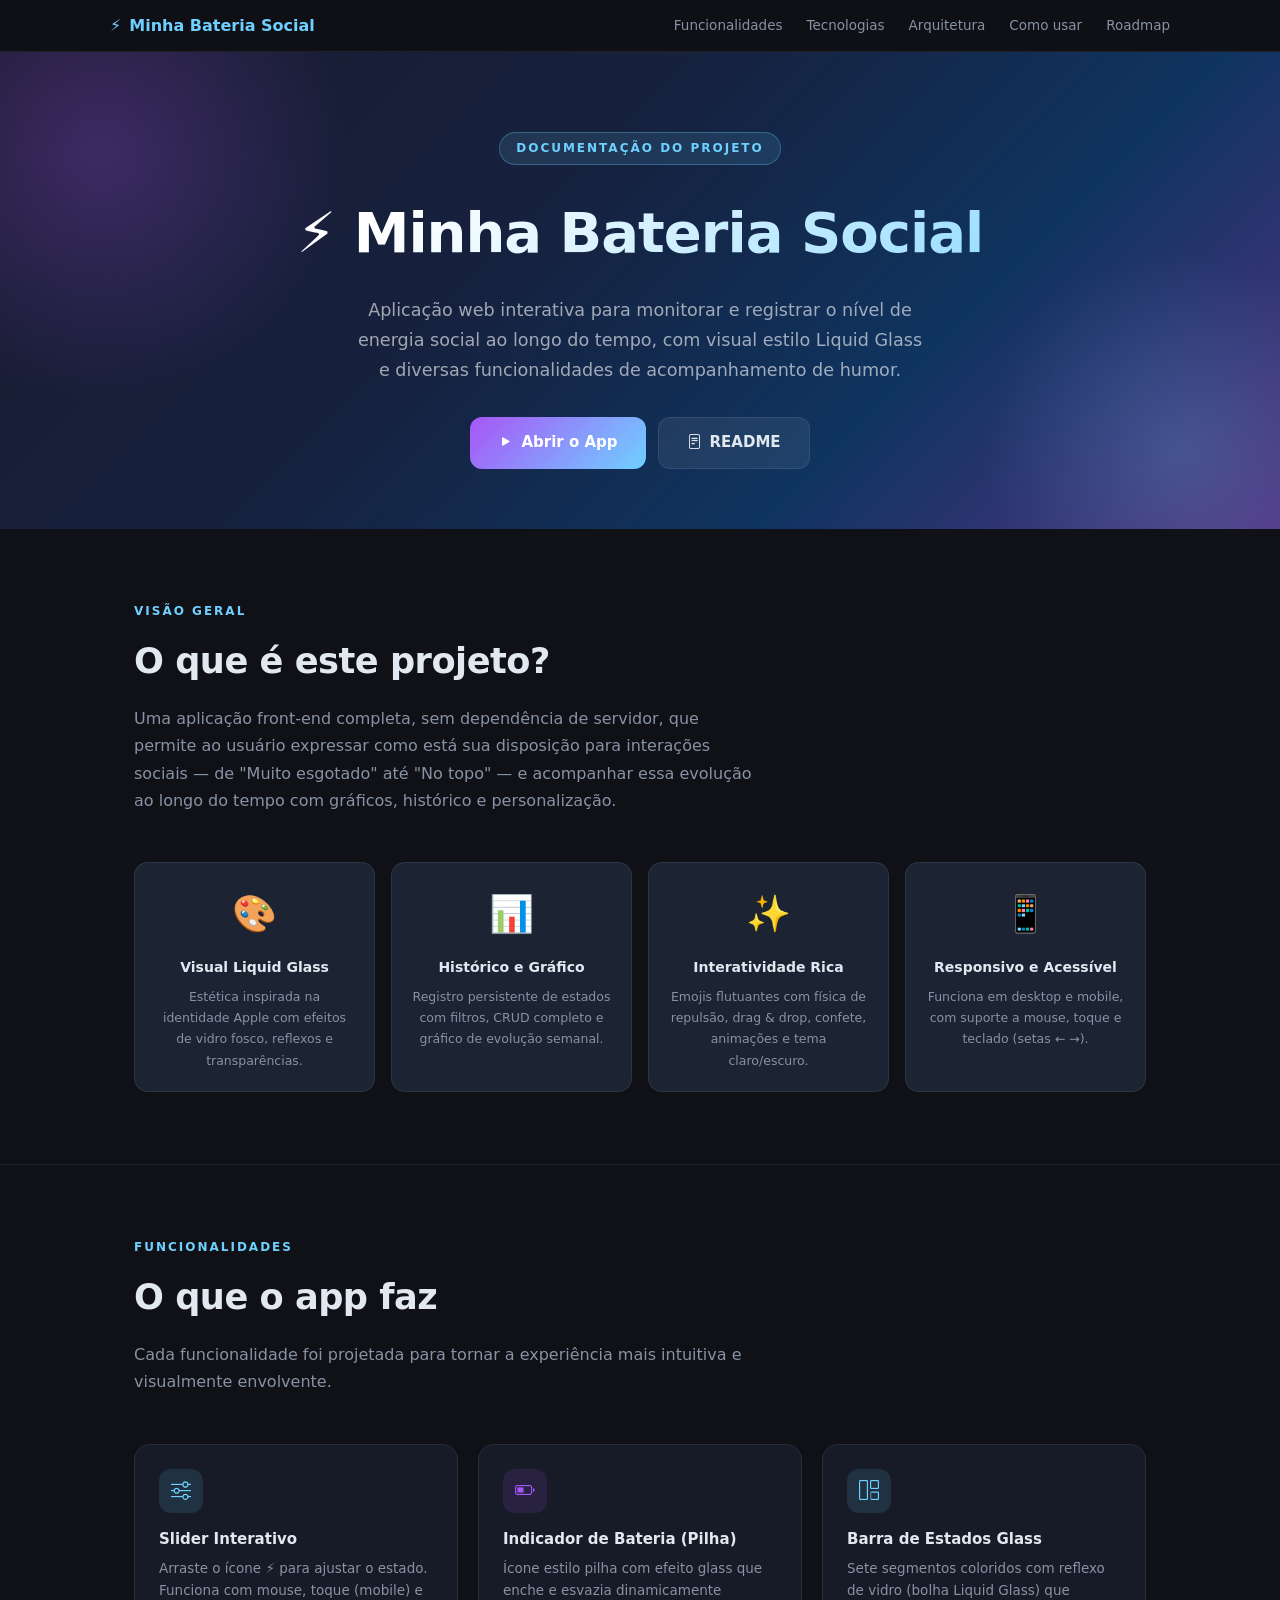
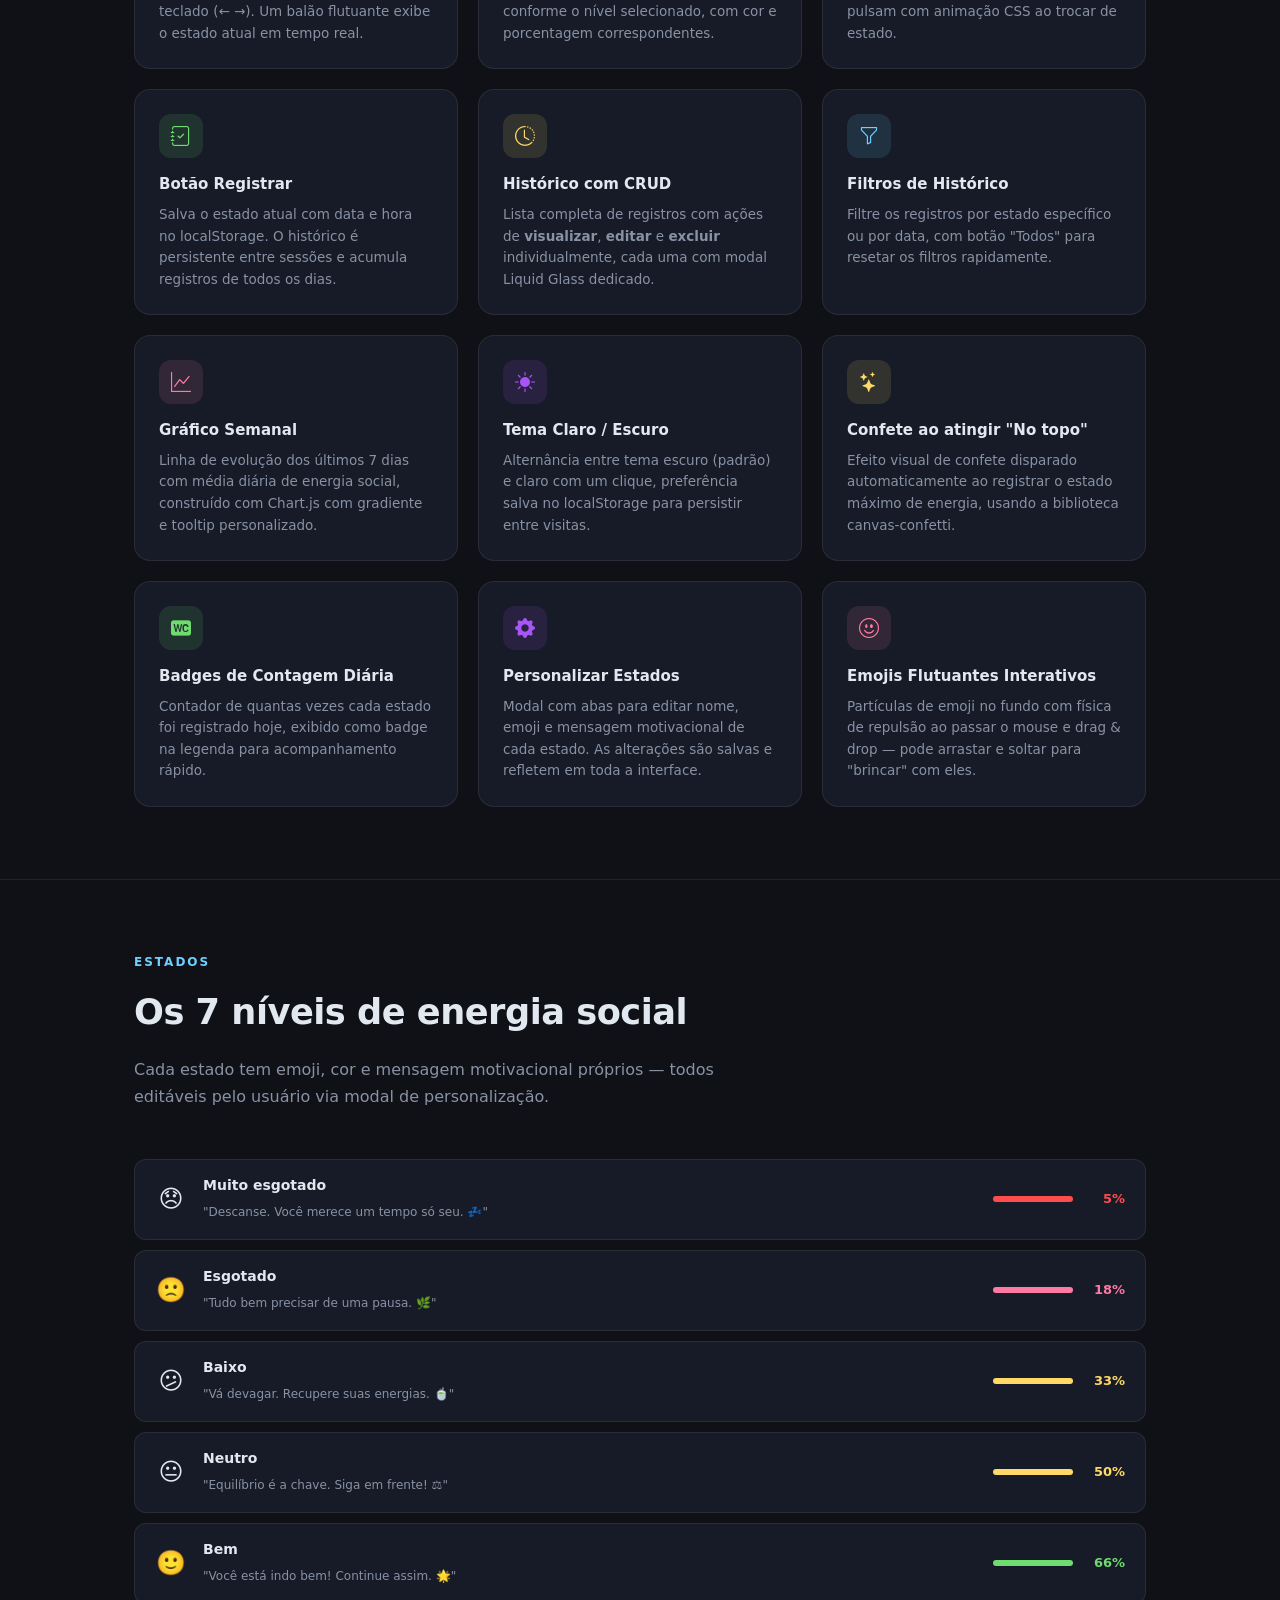
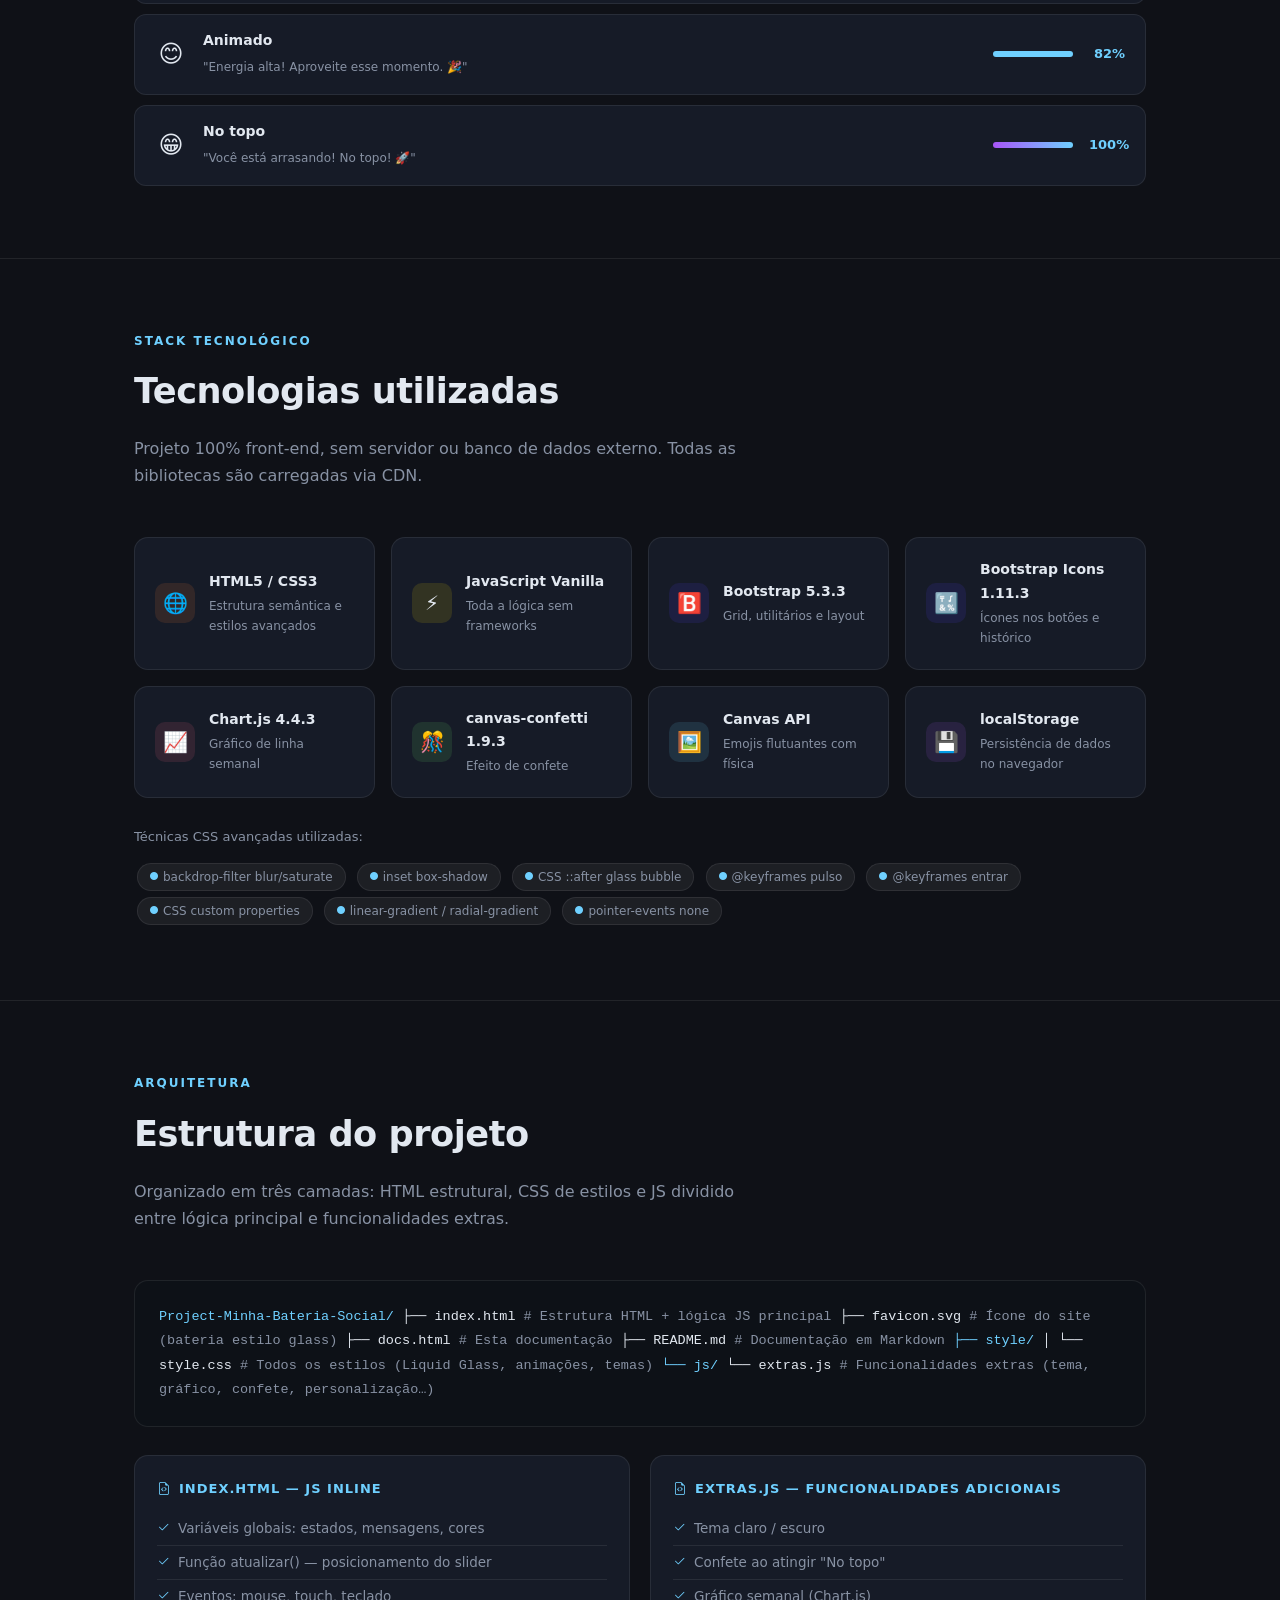
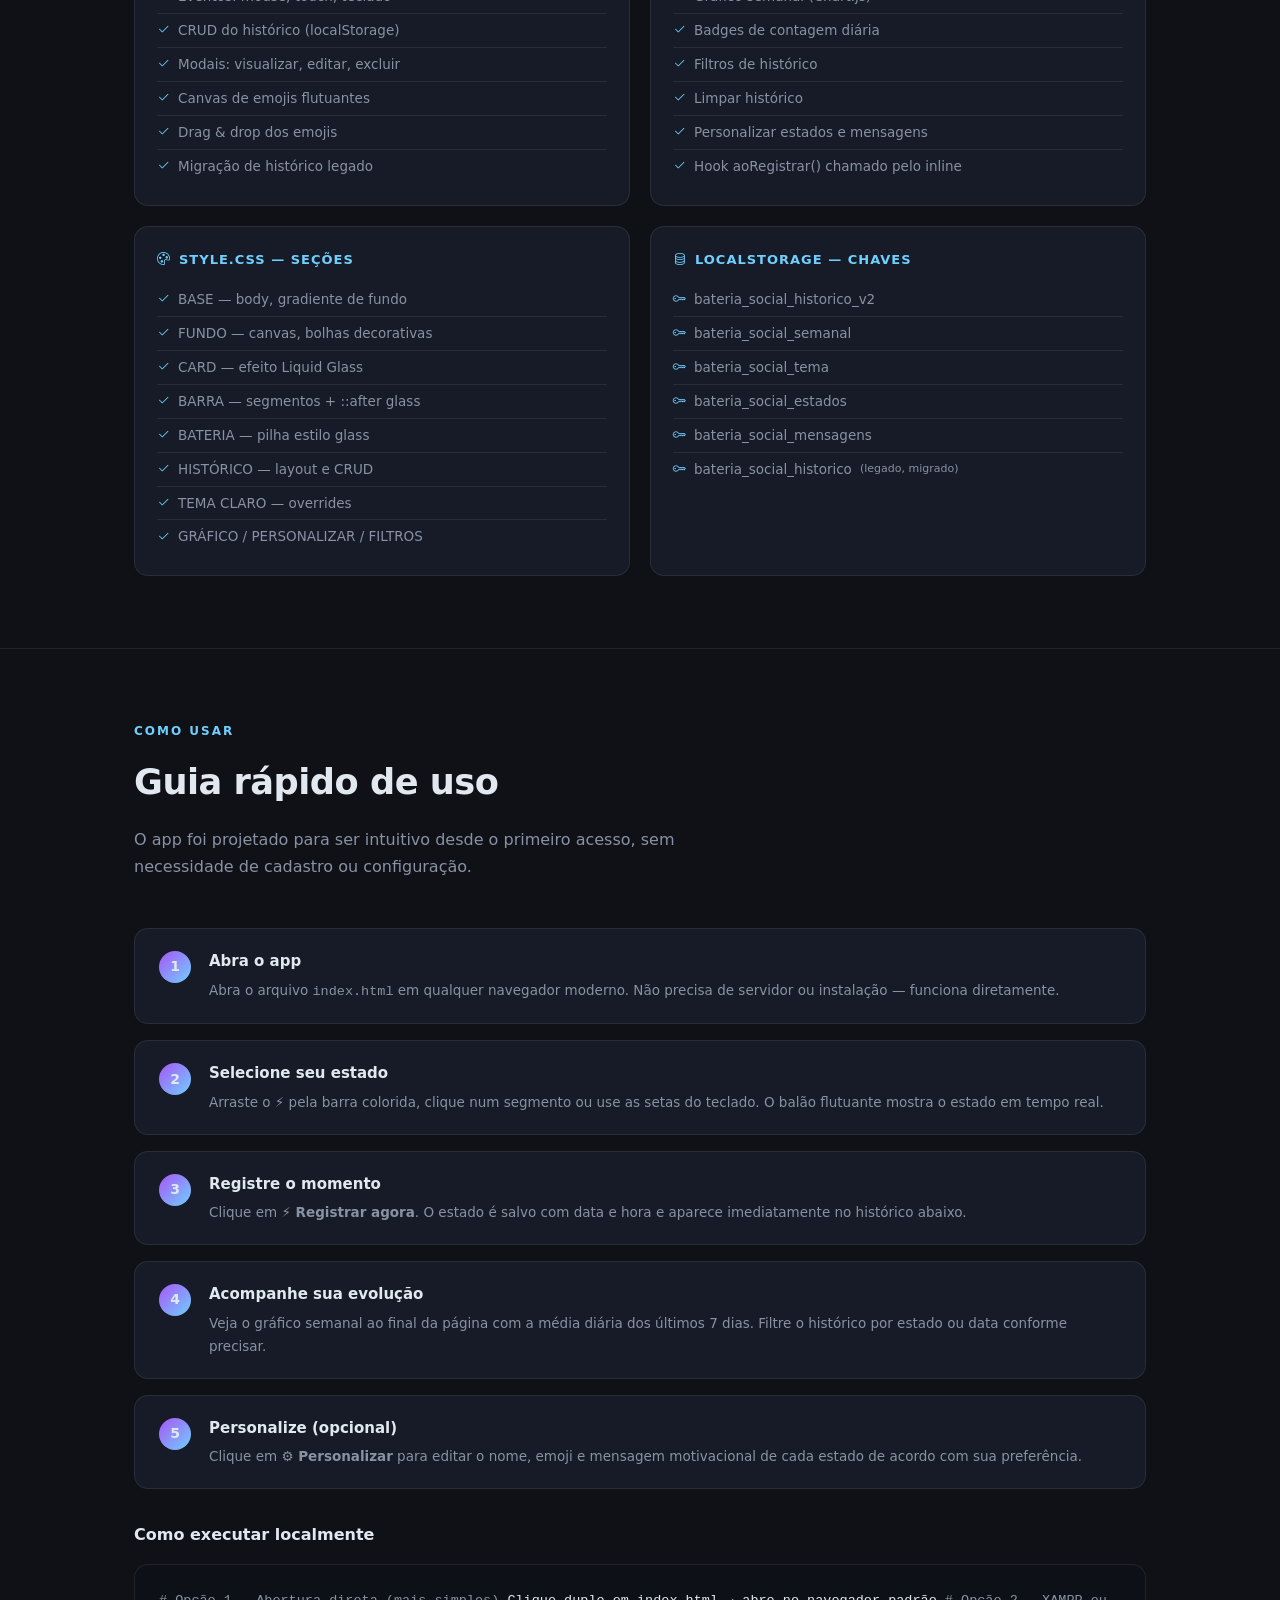
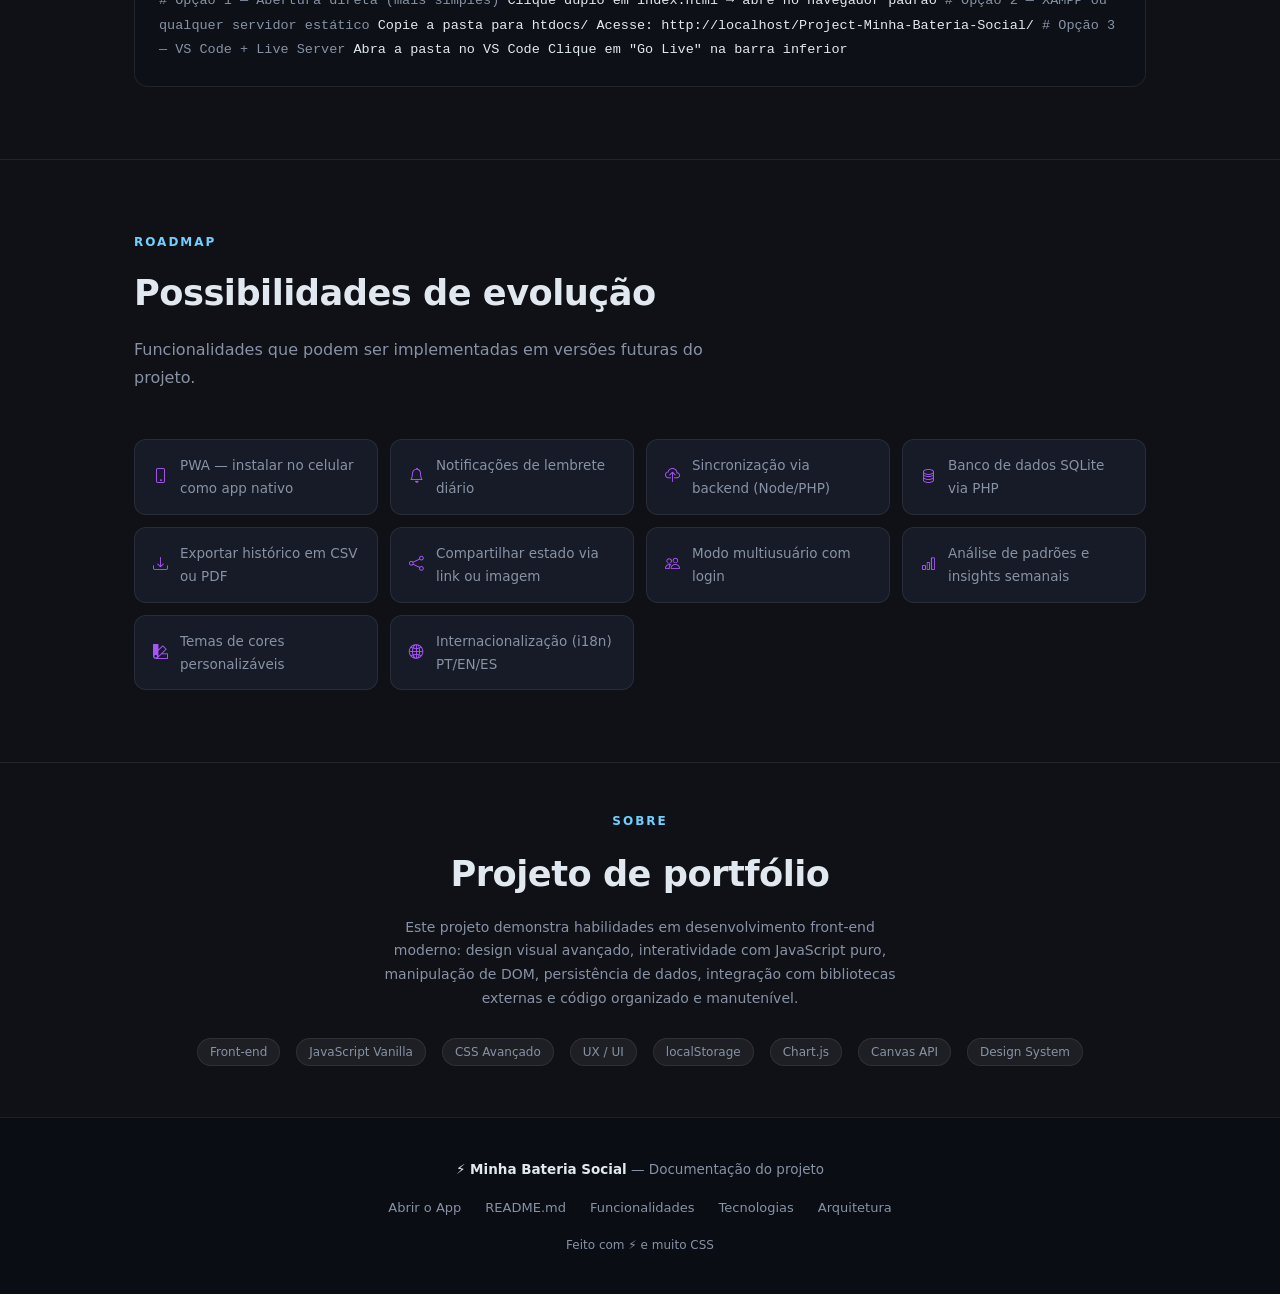
<file: docs.html>
<!DOCTYPE html>
<html lang="pt-BR">
<head>
<meta charset="UTF-8">
<meta name="viewport" content="width=device-width, initial-scale=1">
<title>Documentação — Minha Bateria Social</title>
<link rel="icon" type="image/svg+xml" href="favicon.svg">
<link href="https://cdn.jsdelivr.net/npm/bootstrap-icons@1.11.3/font/bootstrap-icons.min.css" rel="stylesheet">
<style>
  :root {
    --bg: #0f1117;
    --card: #161b27;
    --card2: #1c2333;
    --border: rgba(255,255,255,0.08);
    --accent: #6fd0ff;
    --accent2: #a855f7;
    --accent3: #6fdc6f;
    --text: #e2e8f0;
    --muted: #8892a4;
    --warning: #ffd966;
  }

  * { box-sizing: border-box; margin: 0; padding: 0; }

  body {
    background: var(--bg);
    color: var(--text);
    font-family: 'Segoe UI', system-ui, -apple-system, sans-serif;
    line-height: 1.7;
  }

  /* ── HERO ── */
  .hero {
    background: linear-gradient(135deg, #1a1a2e 0%, #16213e 40%, #0f3460 70%, #533483 100%);
    padding: 80px 24px 60px;
    text-align: center;
    position: relative;
    overflow: hidden;
  }
  .hero::before {
    content: "";
    position: absolute;
    width: 500px; height: 500px;
    background: radial-gradient(circle, rgba(168,85,247,0.25), transparent 70%);
    top: -150px; left: -150px;
    border-radius: 50%;
  }
  .hero::after {
    content: "";
    position: absolute;
    width: 400px; height: 400px;
    background: radial-gradient(circle, rgba(111,208,255,0.2), transparent 70%);
    bottom: -120px; right: -100px;
    border-radius: 50%;
  }
  .hero-badge {
    display: inline-block;
    background: rgba(111,208,255,0.12);
    border: 1px solid rgba(111,208,255,0.3);
    color: var(--accent);
    font-size: 12px;
    font-weight: 600;
    letter-spacing: 2px;
    text-transform: uppercase;
    padding: 5px 16px;
    border-radius: 100px;
    margin-bottom: 20px;
  }
  .hero h1 {
    font-size: clamp(2rem, 5vw, 3.5rem);
    font-weight: 800;
    letter-spacing: -1px;
    margin-bottom: 16px;
    background: linear-gradient(135deg, #fff 30%, var(--accent));
    -webkit-background-clip: text;
    -webkit-text-fill-color: transparent;
    background-clip: text;
    position: relative;
    z-index: 1;
  }
  .hero p {
    font-size: 1.1rem;
    color: rgba(255,255,255,0.6);
    max-width: 580px;
    margin: 0 auto 32px;
    position: relative;
    z-index: 1;
  }
  .hero-actions {
    display: flex;
    gap: 12px;
    justify-content: center;
    flex-wrap: wrap;
    position: relative;
    z-index: 1;
  }
  .btn-primary-hero {
    background: linear-gradient(135deg, var(--accent2), var(--accent));
    color: #fff;
    border: none;
    padding: 12px 28px;
    border-radius: 12px;
    font-size: 15px;
    font-weight: 600;
    cursor: pointer;
    text-decoration: none;
    display: inline-flex;
    align-items: center;
    gap: 8px;
    transition: opacity .2s, transform .2s;
  }
  .btn-primary-hero:hover { opacity: .88; transform: translateY(-2px); color: #fff; }
  .btn-ghost {
    background: rgba(255,255,255,0.07);
    color: var(--text);
    border: 1px solid var(--border);
    padding: 12px 28px;
    border-radius: 12px;
    font-size: 15px;
    font-weight: 600;
    cursor: pointer;
    text-decoration: none;
    display: inline-flex;
    align-items: center;
    gap: 8px;
    transition: background .2s, transform .2s;
  }
  .btn-ghost:hover { background: rgba(255,255,255,0.12); transform: translateY(-2px); color: var(--text); }

  /* ── LAYOUT ── */
  .container { max-width: 1060px; margin: 0 auto; padding: 0 24px; }
  .section { padding: 72px 0; }
  .section-sm { padding: 48px 0; }
  .section + .section { border-top: 1px solid var(--border); }

  .section-label {
    font-size: 12px;
    font-weight: 700;
    letter-spacing: 2px;
    text-transform: uppercase;
    color: var(--accent);
    margin-bottom: 10px;
  }
  .section-title {
    font-size: clamp(1.6rem, 3vw, 2.2rem);
    font-weight: 800;
    letter-spacing: -0.5px;
    margin-bottom: 14px;
  }
  .section-desc {
    color: var(--muted);
    font-size: 1rem;
    max-width: 620px;
    margin-bottom: 48px;
  }

  /* ── CARDS DE FEATURE ── */
  .features-grid {
    display: grid;
    grid-template-columns: repeat(auto-fill, minmax(280px, 1fr));
    gap: 20px;
  }
  .feature-card {
    background: var(--card);
    border: 1px solid var(--border);
    border-radius: 16px;
    padding: 24px;
    transition: border-color .2s, transform .2s;
  }
  .feature-card:hover { border-color: rgba(111,208,255,0.25); transform: translateY(-3px); }
  .feature-icon {
    width: 44px; height: 44px;
    border-radius: 12px;
    display: flex; align-items: center; justify-content: center;
    font-size: 20px;
    margin-bottom: 14px;
  }
  .feature-icon.blue  { background: rgba(111,208,255,0.12); }
  .feature-icon.purple{ background: rgba(168,85,247,0.12); }
  .feature-icon.green { background: rgba(111,220,111,0.12); }
  .feature-icon.yellow{ background: rgba(255,217,102,0.12); }
  .feature-icon.pink  { background: rgba(255,122,162,0.12); }
  .feature-card h3 { font-size: 15px; font-weight: 700; margin-bottom: 6px; }
  .feature-card p  { font-size: 13.5px; color: var(--muted); line-height: 1.6; }

  /* ── TECH STACK ── */
  .tech-grid {
    display: grid;
    grid-template-columns: repeat(auto-fill, minmax(200px, 1fr));
    gap: 16px;
  }
  .tech-card {
    background: var(--card);
    border: 1px solid var(--border);
    border-radius: 14px;
    padding: 20px;
    display: flex;
    align-items: center;
    gap: 14px;
  }
  .tech-logo {
    width: 40px; height: 40px;
    border-radius: 10px;
    display: flex; align-items: center; justify-content: center;
    font-size: 20px;
    flex-shrink: 0;
  }
  .tech-card h4 { font-size: 14px; font-weight: 700; margin-bottom: 2px; }
  .tech-card p  { font-size: 12px; color: var(--muted); }

  /* ── ESTADOS ── */
  .estados-list { display: flex; flex-direction: column; gap: 10px; }
  .estado-row {
    background: var(--card);
    border: 1px solid var(--border);
    border-radius: 12px;
    padding: 14px 20px;
    display: flex;
    align-items: center;
    gap: 16px;
  }
  .estado-emoji { font-size: 24px; width: 32px; text-align: center; flex-shrink: 0; }
  .estado-info { flex: 1; }
  .estado-info strong { font-size: 14px; display: block; }
  .estado-info span { font-size: 12px; color: var(--muted); }
  .estado-bar {
    height: 6px;
    border-radius: 3px;
    flex-shrink: 0;
  }
  .estado-pct { font-size: 13px; font-weight: 700; width: 36px; text-align: right; flex-shrink: 0; }

  /* ── ARQUITETURA / CÓDIGO ── */
  .code-block {
    background: #0d1117;
    border: 1px solid var(--border);
    border-radius: 14px;
    padding: 24px;
    font-family: 'Cascadia Code', 'Fira Code', 'Consolas', monospace;
    font-size: 13.5px;
    line-height: 1.8;
    overflow-x: auto;
  }
  .code-block .dir { color: var(--accent); }
  .code-block .file { color: var(--text); }
  .code-block .comment { color: var(--muted); }

  .arch-grid {
    display: grid;
    grid-template-columns: 1fr 1fr;
    gap: 20px;
  }
  @media (max-width: 640px) { .arch-grid { grid-template-columns: 1fr; } }

  .arch-card {
    background: var(--card);
    border: 1px solid var(--border);
    border-radius: 14px;
    padding: 22px;
  }
  .arch-card h4 {
    font-size: 13px;
    font-weight: 700;
    color: var(--accent);
    text-transform: uppercase;
    letter-spacing: 1px;
    margin-bottom: 12px;
    display: flex;
    align-items: center;
    gap: 8px;
  }
  .arch-card ul { list-style: none; padding: 0; }
  .arch-card li {
    font-size: 13.5px;
    color: var(--muted);
    padding: 5px 0;
    border-bottom: 1px solid var(--border);
    display: flex;
    align-items: center;
    gap: 8px;
  }
  .arch-card li:last-child { border-bottom: none; }
  .arch-card li i { color: var(--accent); font-size: 13px; flex-shrink: 0; }

  /* ── COMO USAR ── */
  .steps { display: flex; flex-direction: column; gap: 16px; }
  .step {
    background: var(--card);
    border: 1px solid var(--border);
    border-radius: 14px;
    padding: 20px 24px;
    display: flex;
    gap: 18px;
    align-items: flex-start;
  }
  .step-num {
    width: 32px; height: 32px;
    border-radius: 50%;
    background: linear-gradient(135deg, var(--accent2), var(--accent));
    display: flex; align-items: center; justify-content: center;
    font-size: 14px; font-weight: 800;
    flex-shrink: 0;
    margin-top: 2px;
  }
  .step h4 { font-size: 15px; font-weight: 700; margin-bottom: 4px; }
  .step p  { font-size: 13.5px; color: var(--muted); }

  /* ── SHOWCASE ── */
  .showcase-grid {
    display: grid;
    grid-template-columns: repeat(auto-fill, minmax(240px, 1fr));
    gap: 16px;
  }
  .showcase-item {
    background: var(--card2);
    border: 1px solid var(--border);
    border-radius: 14px;
    padding: 20px;
    text-align: center;
  }
  .showcase-item .icon { font-size: 36px; margin-bottom: 12px; display: block; }
  .showcase-item h4 { font-size: 14px; font-weight: 700; margin-bottom: 6px; }
  .showcase-item p  { font-size: 12.5px; color: var(--muted); }

  /* ── FUTURO ── */
  .future-list { display: grid; grid-template-columns: repeat(auto-fill, minmax(240px, 1fr)); gap: 12px; }
  .future-item {
    background: var(--card);
    border: 1px solid var(--border);
    border-radius: 12px;
    padding: 14px 18px;
    display: flex;
    align-items: center;
    gap: 12px;
    font-size: 13.5px;
    color: var(--muted);
  }
  .future-item i { color: var(--accent2); font-size: 15px; flex-shrink: 0; }

  /* ── FOOTER ── */
  footer {
    background: #0a0d14;
    border-top: 1px solid var(--border);
    padding: 40px 24px;
    text-align: center;
    color: var(--muted);
    font-size: 13.5px;
  }
  footer strong { color: var(--text); }
  .footer-links { display: flex; gap: 24px; justify-content: center; margin-top: 16px; flex-wrap: wrap; }
  .footer-links a { color: var(--muted); text-decoration: none; font-size: 13px; transition: color .2s; }
  .footer-links a:hover { color: var(--accent); }

  /* ── NAV ── */
  nav {
    position: sticky;
    top: 0;
    background: rgba(15, 17, 23, 0.85);
    backdrop-filter: blur(16px);
    border-bottom: 1px solid var(--border);
    z-index: 100;
    padding: 12px 24px;
  }
  .nav-inner {
    max-width: 1060px;
    margin: 0 auto;
    display: flex;
    align-items: center;
    justify-content: space-between;
    gap: 16px;
  }
  .nav-brand {
    font-size: 16px;
    font-weight: 800;
    color: var(--accent);
    text-decoration: none;
    display: flex;
    align-items: center;
    gap: 8px;
  }
  .nav-links { display: flex; gap: 24px; }
  .nav-links a {
    font-size: 13.5px;
    color: var(--muted);
    text-decoration: none;
    transition: color .2s;
  }
  .nav-links a:hover { color: var(--text); }
  @media (max-width: 560px) { .nav-links { display: none; } }

  /* ── DIVIDER ── */
  .divider { border: none; border-top: 1px solid var(--border); margin: 0; }

  /* ── TAG PILL ── */
  .pill {
    display: inline-flex;
    align-items: center;
    gap: 5px;
    background: rgba(255,255,255,0.06);
    border: 1px solid var(--border);
    border-radius: 100px;
    padding: 3px 12px;
    font-size: 12px;
    color: var(--muted);
    margin: 3px;
  }

  /* ── SCROLL SUAVE ── */
  html { scroll-behavior: smooth; }
</style>
</head>
<body>

<!-- NAV -->
<nav>
  <div class="nav-inner">
    <a class="nav-brand" href="#"><span>⚡</span> Minha Bateria Social</a>
    <div class="nav-links">
      <a href="#features">Funcionalidades</a>
      <a href="#tech">Tecnologias</a>
      <a href="#arquitetura">Arquitetura</a>
      <a href="#como-usar">Como usar</a>
      <a href="#futuro">Roadmap</a>
    </div>
  </div>
</nav>

<!-- HERO -->
<section class="hero">
  <div class="hero-badge">Documentação do Projeto</div>
  <h1>⚡ Minha Bateria Social</h1>
  <p>Aplicação web interativa para monitorar e registrar o nível de energia social ao longo do tempo, com visual estilo Liquid Glass e diversas funcionalidades de acompanhamento de humor.</p>
  <div class="hero-actions">
    <a href="index.html" class="btn-primary-hero" target="_blank">
      <i class="bi bi-play-fill"></i> Abrir o App
    </a>
    <a href="README.md" class="btn-ghost">
      <i class="bi bi-file-text"></i> README
    </a>
  </div>
</section>

<!-- VISÃO GERAL -->
<section class="section" id="visao">
  <div class="container">
    <div class="section-label">Visão Geral</div>
    <h2 class="section-title">O que é este projeto?</h2>
    <p class="section-desc">
      Uma aplicação front-end completa, sem dependência de servidor, que permite ao usuário expressar como está sua disposição para interações sociais — de "Muito esgotado" até "No topo" — e acompanhar essa evolução ao longo do tempo com gráficos, histórico e personalização.
    </p>

    <div class="showcase-grid">
      <div class="showcase-item">
        <span class="icon">🎨</span>
        <h4>Visual Liquid Glass</h4>
        <p>Estética inspirada na identidade Apple com efeitos de vidro fosco, reflexos e transparências.</p>
      </div>
      <div class="showcase-item">
        <span class="icon">📊</span>
        <h4>Histórico e Gráfico</h4>
        <p>Registro persistente de estados com filtros, CRUD completo e gráfico de evolução semanal.</p>
      </div>
      <div class="showcase-item">
        <span class="icon">✨</span>
        <h4>Interatividade Rica</h4>
        <p>Emojis flutuantes com física de repulsão, drag & drop, confete, animações e tema claro/escuro.</p>
      </div>
      <div class="showcase-item">
        <span class="icon">📱</span>
        <h4>Responsivo e Acessível</h4>
        <p>Funciona em desktop e mobile, com suporte a mouse, toque e teclado (setas ← →).</p>
      </div>
    </div>
  </div>
</section>

<hr class="divider">

<!-- FUNCIONALIDADES -->
<section class="section" id="features">
  <div class="container">
    <div class="section-label">Funcionalidades</div>
    <h2 class="section-title">O que o app faz</h2>
    <p class="section-desc">Cada funcionalidade foi projetada para tornar a experiência mais intuitiva e visualmente envolvente.</p>

    <div class="features-grid">

      <div class="feature-card">
        <div class="feature-icon blue"><i class="bi bi-sliders" style="color:#6fd0ff"></i></div>
        <h3>Slider Interativo</h3>
        <p>Arraste o ícone ⚡ para ajustar o estado. Funciona com mouse, toque (mobile) e teclado (← →). Um balão flutuante exibe o estado atual em tempo real.</p>
      </div>

      <div class="feature-card">
        <div class="feature-icon purple"><i class="bi bi-battery-half" style="color:#a855f7"></i></div>
        <h3>Indicador de Bateria (Pilha)</h3>
        <p>Ícone estilo pilha com efeito glass que enche e esvazia dinamicamente conforme o nível selecionado, com cor e porcentagem correspondentes.</p>
      </div>

      <div class="feature-card">
        <div class="feature-icon blue"><i class="bi bi-grid-1x2" style="color:#6fd0ff"></i></div>
        <h3>Barra de Estados Glass</h3>
        <p>Sete segmentos coloridos com reflexo de vidro (bolha Liquid Glass) que pulsam com animação CSS ao trocar de estado.</p>
      </div>

      <div class="feature-card">
        <div class="feature-icon green"><i class="bi bi-journal-check" style="color:#6fdc6f"></i></div>
        <h3>Botão Registrar</h3>
        <p>Salva o estado atual com data e hora no localStorage. O histórico é persistente entre sessões e acumula registros de todos os dias.</p>
      </div>

      <div class="feature-card">
        <div class="feature-icon yellow"><i class="bi bi-clock-history" style="color:#ffd966"></i></div>
        <h3>Histórico com CRUD</h3>
        <p>Lista completa de registros com ações de <strong>visualizar</strong>, <strong>editar</strong> e <strong>excluir</strong> individualmente, cada uma com modal Liquid Glass dedicado.</p>
      </div>

      <div class="feature-card">
        <div class="feature-icon blue"><i class="bi bi-funnel" style="color:#6fd0ff"></i></div>
        <h3>Filtros de Histórico</h3>
        <p>Filtre os registros por estado específico ou por data, com botão "Todos" para resetar os filtros rapidamente.</p>
      </div>

      <div class="feature-card">
        <div class="feature-icon pink"><i class="bi bi-graph-up" style="color:#ff7aa2"></i></div>
        <h3>Gráfico Semanal</h3>
        <p>Linha de evolução dos últimos 7 dias com média diária de energia social, construído com Chart.js com gradiente e tooltip personalizado.</p>
      </div>

      <div class="feature-card">
        <div class="feature-icon purple"><i class="bi bi-sun-fill" style="color:#a855f7"></i></div>
        <h3>Tema Claro / Escuro</h3>
        <p>Alternância entre tema escuro (padrão) e claro com um clique, preferência salva no localStorage para persistir entre visitas.</p>
      </div>

      <div class="feature-card">
        <div class="feature-icon yellow"><i class="bi bi-stars" style="color:#ffd966"></i></div>
        <h3>Confete ao atingir "No topo"</h3>
        <p>Efeito visual de confete disparado automaticamente ao registrar o estado máximo de energia, usando a biblioteca canvas-confetti.</p>
      </div>

      <div class="feature-card">
        <div class="feature-icon green"><i class="bi bi-badge-wc-fill" style="color:#6fdc6f"></i></div>
        <h3>Badges de Contagem Diária</h3>
        <p>Contador de quantas vezes cada estado foi registrado hoje, exibido como badge na legenda para acompanhamento rápido.</p>
      </div>

      <div class="feature-card">
        <div class="feature-icon purple"><i class="bi bi-gear-fill" style="color:#a855f7"></i></div>
        <h3>Personalizar Estados</h3>
        <p>Modal com abas para editar nome, emoji e mensagem motivacional de cada estado. As alterações são salvas e refletem em toda a interface.</p>
      </div>

      <div class="feature-card">
        <div class="feature-icon pink"><i class="bi bi-emoji-smile" style="color:#ff7aa2"></i></div>
        <h3>Emojis Flutuantes Interativos</h3>
        <p>Partículas de emoji no fundo com física de repulsão ao passar o mouse e drag & drop — pode arrastar e soltar para "brincar" com eles.</p>
      </div>

    </div>
  </div>
</section>

<hr class="divider">

<!-- ESTADOS -->
<section class="section" id="estados">
  <div class="container">
    <div class="section-label">Estados</div>
    <h2 class="section-title">Os 7 níveis de energia social</h2>
    <p class="section-desc">Cada estado tem emoji, cor e mensagem motivacional próprios — todos editáveis pelo usuário via modal de personalização.</p>

    <div class="estados-list">
      <div class="estado-row">
        <div class="estado-emoji">😞</div>
        <div class="estado-info">
          <strong>Muito esgotado</strong>
          <span>"Descanse. Você merece um tempo só seu. 💤"</span>
        </div>
        <div class="estado-bar" style="width:80px;background:#ff4d4d;"></div>
        <div class="estado-pct" style="color:#ff4d4d;">5%</div>
      </div>
      <div class="estado-row">
        <div class="estado-emoji">🙁</div>
        <div class="estado-info">
          <strong>Esgotado</strong>
          <span>"Tudo bem precisar de uma pausa. 🌿"</span>
        </div>
        <div class="estado-bar" style="width:80px;background:#ff7aa2;"></div>
        <div class="estado-pct" style="color:#ff7aa2;">18%</div>
      </div>
      <div class="estado-row">
        <div class="estado-emoji">😕</div>
        <div class="estado-info">
          <strong>Baixo</strong>
          <span>"Vá devagar. Recupere suas energias. 🍵"</span>
        </div>
        <div class="estado-bar" style="width:80px;background:#ffd966;"></div>
        <div class="estado-pct" style="color:#ffd966;">33%</div>
      </div>
      <div class="estado-row">
        <div class="estado-emoji">😐</div>
        <div class="estado-info">
          <strong>Neutro</strong>
          <span>"Equilíbrio é a chave. Siga em frente! ⚖️"</span>
        </div>
        <div class="estado-bar" style="width:80px;background:#ffd966;"></div>
        <div class="estado-pct" style="color:#ffd966;">50%</div>
      </div>
      <div class="estado-row">
        <div class="estado-emoji">🙂</div>
        <div class="estado-info">
          <strong>Bem</strong>
          <span>"Você está indo bem! Continue assim. 🌟"</span>
        </div>
        <div class="estado-bar" style="width:80px;background:#6fdc6f;"></div>
        <div class="estado-pct" style="color:#6fdc6f;">66%</div>
      </div>
      <div class="estado-row">
        <div class="estado-emoji">😊</div>
        <div class="estado-info">
          <strong>Animado</strong>
          <span>"Energia alta! Aproveite esse momento. 🎉"</span>
        </div>
        <div class="estado-bar" style="width:80px;background:#6fd0ff;"></div>
        <div class="estado-pct" style="color:#6fd0ff;">82%</div>
      </div>
      <div class="estado-row">
        <div class="estado-emoji">😁</div>
        <div class="estado-info">
          <strong>No topo</strong>
          <span>"Você está arrasando! No topo! 🚀"</span>
        </div>
        <div class="estado-bar" style="width:80px;background:linear-gradient(90deg,#a855f7,#6fd0ff);"></div>
        <div class="estado-pct" style="color:#6fd0ff;">100%</div>
      </div>
    </div>
  </div>
</section>

<hr class="divider">

<!-- TECNOLOGIAS -->
<section class="section" id="tech">
  <div class="container">
    <div class="section-label">Stack Tecnológico</div>
    <h2 class="section-title">Tecnologias utilizadas</h2>
    <p class="section-desc">Projeto 100% front-end, sem servidor ou banco de dados externo. Todas as bibliotecas são carregadas via CDN.</p>

    <div class="tech-grid">
      <div class="tech-card">
        <div class="tech-logo" style="background:rgba(255,120,50,0.12);">🌐</div>
        <div>
          <h4>HTML5 / CSS3</h4>
          <p>Estrutura semântica e estilos avançados</p>
        </div>
      </div>
      <div class="tech-card">
        <div class="tech-logo" style="background:rgba(255,217,0,0.12);">⚡</div>
        <div>
          <h4>JavaScript Vanilla</h4>
          <p>Toda a lógica sem frameworks</p>
        </div>
      </div>
      <div class="tech-card">
        <div class="tech-logo" style="background:rgba(86,61,255,0.12);">🅱️</div>
        <div>
          <h4>Bootstrap 5.3.3</h4>
          <p>Grid, utilitários e layout</p>
        </div>
      </div>
      <div class="tech-card">
        <div class="tech-logo" style="background:rgba(86,61,255,0.12);">🔣</div>
        <div>
          <h4>Bootstrap Icons 1.11.3</h4>
          <p>Ícones nos botões e histórico</p>
        </div>
      </div>
      <div class="tech-card">
        <div class="tech-logo" style="background:rgba(255,99,132,0.12);">📈</div>
        <div>
          <h4>Chart.js 4.4.3</h4>
          <p>Gráfico de linha semanal</p>
        </div>
      </div>
      <div class="tech-card">
        <div class="tech-logo" style="background:rgba(111,220,111,0.12);">🎊</div>
        <div>
          <h4>canvas-confetti 1.9.3</h4>
          <p>Efeito de confete</p>
        </div>
      </div>
      <div class="tech-card">
        <div class="tech-logo" style="background:rgba(111,208,255,0.12);">🖼️</div>
        <div>
          <h4>Canvas API</h4>
          <p>Emojis flutuantes com física</p>
        </div>
      </div>
      <div class="tech-card">
        <div class="tech-logo" style="background:rgba(168,85,247,0.12);">💾</div>
        <div>
          <h4>localStorage</h4>
          <p>Persistência de dados no navegador</p>
        </div>
      </div>
    </div>

    <div style="margin-top:28px;">
      <p style="font-size:13px;color:var(--muted);margin-bottom:12px;">Técnicas CSS avançadas utilizadas:</p>
      <div>
        <span class="pill"><i class="bi bi-circle-fill" style="font-size:8px;color:var(--accent)"></i> backdrop-filter blur/saturate</span>
        <span class="pill"><i class="bi bi-circle-fill" style="font-size:8px;color:var(--accent)"></i> inset box-shadow</span>
        <span class="pill"><i class="bi bi-circle-fill" style="font-size:8px;color:var(--accent)"></i> CSS ::after glass bubble</span>
        <span class="pill"><i class="bi bi-circle-fill" style="font-size:8px;color:var(--accent)"></i> @keyframes pulso</span>
        <span class="pill"><i class="bi bi-circle-fill" style="font-size:8px;color:var(--accent)"></i> @keyframes entrar</span>
        <span class="pill"><i class="bi bi-circle-fill" style="font-size:8px;color:var(--accent)"></i> CSS custom properties</span>
        <span class="pill"><i class="bi bi-circle-fill" style="font-size:8px;color:var(--accent)"></i> linear-gradient / radial-gradient</span>
        <span class="pill"><i class="bi bi-circle-fill" style="font-size:8px;color:var(--accent)"></i> pointer-events none</span>
      </div>
    </div>
  </div>
</section>

<hr class="divider">

<!-- ARQUITETURA -->
<section class="section" id="arquitetura">
  <div class="container">
    <div class="section-label">Arquitetura</div>
    <h2 class="section-title">Estrutura do projeto</h2>
    <p class="section-desc">Organizado em três camadas: HTML estrutural, CSS de estilos e JS dividido entre lógica principal e funcionalidades extras.</p>

    <div class="code-block" style="margin-bottom:28px;">
<span class="dir">Project-Minha-Bateria-Social/</span>
<span class="file">├── index.html</span>          <span class="comment"># Estrutura HTML + lógica JS principal</span>
<span class="file">├── favicon.svg</span>         <span class="comment"># Ícone do site (bateria estilo glass)</span>
<span class="file">├── docs.html</span>           <span class="comment"># Esta documentação</span>
<span class="file">├── README.md</span>           <span class="comment"># Documentação em Markdown</span>
<span class="dir">├── style/</span>
<span class="file">│   └── style.css</span>       <span class="comment"># Todos os estilos (Liquid Glass, animações, temas)</span>
<span class="dir">└── js/</span>
<span class="file">    └── extras.js</span>       <span class="comment"># Funcionalidades extras (tema, gráfico, confete, personalização…)</span>
    </div>

    <div class="arch-grid">
      <div class="arch-card">
        <h4><i class="bi bi-file-earmark-code"></i> index.html — JS inline</h4>
        <ul>
          <li><i class="bi bi-check2"></i> Variáveis globais: estados, mensagens, cores</li>
          <li><i class="bi bi-check2"></i> Função atualizar() — posicionamento do slider</li>
          <li><i class="bi bi-check2"></i> Eventos: mouse, touch, teclado</li>
          <li><i class="bi bi-check2"></i> CRUD do histórico (localStorage)</li>
          <li><i class="bi bi-check2"></i> Modais: visualizar, editar, excluir</li>
          <li><i class="bi bi-check2"></i> Canvas de emojis flutuantes</li>
          <li><i class="bi bi-check2"></i> Drag & drop dos emojis</li>
          <li><i class="bi bi-check2"></i> Migração de histórico legado</li>
        </ul>
      </div>
      <div class="arch-card">
        <h4><i class="bi bi-file-earmark-code"></i> extras.js — funcionalidades adicionais</h4>
        <ul>
          <li><i class="bi bi-check2"></i> Tema claro / escuro</li>
          <li><i class="bi bi-check2"></i> Confete ao atingir "No topo"</li>
          <li><i class="bi bi-check2"></i> Gráfico semanal (Chart.js)</li>
          <li><i class="bi bi-check2"></i> Badges de contagem diária</li>
          <li><i class="bi bi-check2"></i> Filtros de histórico</li>
          <li><i class="bi bi-check2"></i> Limpar histórico</li>
          <li><i class="bi bi-check2"></i> Personalizar estados e mensagens</li>
          <li><i class="bi bi-check2"></i> Hook aoRegistrar() chamado pelo inline</li>
        </ul>
      </div>
      <div class="arch-card">
        <h4><i class="bi bi-palette"></i> style.css — seções</h4>
        <ul>
          <li><i class="bi bi-check2"></i> BASE — body, gradiente de fundo</li>
          <li><i class="bi bi-check2"></i> FUNDO — canvas, bolhas decorativas</li>
          <li><i class="bi bi-check2"></i> CARD — efeito Liquid Glass</li>
          <li><i class="bi bi-check2"></i> BARRA — segmentos + ::after glass</li>
          <li><i class="bi bi-check2"></i> BATERIA — pilha estilo glass</li>
          <li><i class="bi bi-check2"></i> HISTÓRICO — layout e CRUD</li>
          <li><i class="bi bi-check2"></i> TEMA CLARO — overrides</li>
          <li><i class="bi bi-check2"></i> GRÁFICO / PERSONALIZAR / FILTROS</li>
        </ul>
      </div>
      <div class="arch-card">
        <h4><i class="bi bi-database"></i> localStorage — chaves</h4>
        <ul>
          <li><i class="bi bi-key"></i> bateria_social_historico_v2</li>
          <li><i class="bi bi-key"></i> bateria_social_semanal</li>
          <li><i class="bi bi-key"></i> bateria_social_tema</li>
          <li><i class="bi bi-key"></i> bateria_social_estados</li>
          <li><i class="bi bi-key"></i> bateria_social_mensagens</li>
          <li><i class="bi bi-key"></i> bateria_social_historico <span style="color:var(--muted);font-size:11px;">(legado, migrado)</span></li>
        </ul>
      </div>
    </div>
  </div>
</section>

<hr class="divider">

<!-- COMO USAR -->
<section class="section" id="como-usar">
  <div class="container">
    <div class="section-label">Como usar</div>
    <h2 class="section-title">Guia rápido de uso</h2>
    <p class="section-desc">O app foi projetado para ser intuitivo desde o primeiro acesso, sem necessidade de cadastro ou configuração.</p>

    <div class="steps">
      <div class="step">
        <div class="step-num">1</div>
        <div>
          <h4>Abra o app</h4>
          <p>Abra o arquivo <code>index.html</code> em qualquer navegador moderno. Não precisa de servidor ou instalação — funciona diretamente.</p>
        </div>
      </div>
      <div class="step">
        <div class="step-num">2</div>
        <div>
          <h4>Selecione seu estado</h4>
          <p>Arraste o ⚡ pela barra colorida, clique num segmento ou use as setas do teclado. O balão flutuante mostra o estado em tempo real.</p>
        </div>
      </div>
      <div class="step">
        <div class="step-num">3</div>
        <div>
          <h4>Registre o momento</h4>
          <p>Clique em <strong>⚡ Registrar agora</strong>. O estado é salvo com data e hora e aparece imediatamente no histórico abaixo.</p>
        </div>
      </div>
      <div class="step">
        <div class="step-num">4</div>
        <div>
          <h4>Acompanhe sua evolução</h4>
          <p>Veja o gráfico semanal ao final da página com a média diária dos últimos 7 dias. Filtre o histórico por estado ou data conforme precisar.</p>
        </div>
      </div>
      <div class="step">
        <div class="step-num">5</div>
        <div>
          <h4>Personalize (opcional)</h4>
          <p>Clique em <strong>⚙️ Personalizar</strong> para editar o nome, emoji e mensagem motivacional de cada estado de acordo com sua preferência.</p>
        </div>
      </div>
    </div>

    <div style="margin-top:32px;">
      <h3 style="font-size:16px;font-weight:700;margin-bottom:16px;">Como executar localmente</h3>
      <div class="code-block">
<span class="comment"># Opção 1 — Abertura direta (mais simples)</span>
<span class="file">Clique duplo em index.html → abre no navegador padrão</span>

<span class="comment"># Opção 2 — XAMPP ou qualquer servidor estático</span>
<span class="file">Copie a pasta para htdocs/</span>
<span class="file">Acesse: http://localhost/Project-Minha-Bateria-Social/</span>

<span class="comment"># Opção 3 — VS Code + Live Server</span>
<span class="file">Abra a pasta no VS Code</span>
<span class="file">Clique em "Go Live" na barra inferior</span>
      </div>
    </div>
  </div>
</section>

<hr class="divider">

<!-- ROADMAP -->
<section class="section" id="futuro">
  <div class="container">
    <div class="section-label">Roadmap</div>
    <h2 class="section-title">Possibilidades de evolução</h2>
    <p class="section-desc">Funcionalidades que podem ser implementadas em versões futuras do projeto.</p>

    <div class="future-list">
      <div class="future-item"><i class="bi bi-phone"></i> PWA — instalar no celular como app nativo</div>
      <div class="future-item"><i class="bi bi-bell"></i> Notificações de lembrete diário</div>
      <div class="future-item"><i class="bi bi-cloud-upload"></i> Sincronização via backend (Node/PHP)</div>
      <div class="future-item"><i class="bi bi-database"></i> Banco de dados SQLite via PHP</div>
      <div class="future-item"><i class="bi bi-download"></i> Exportar histórico em CSV ou PDF</div>
      <div class="future-item"><i class="bi bi-share"></i> Compartilhar estado via link ou imagem</div>
      <div class="future-item"><i class="bi bi-people"></i> Modo multiusuário com login</div>
      <div class="future-item"><i class="bi bi-bar-chart"></i> Análise de padrões e insights semanais</div>
      <div class="future-item"><i class="bi bi-palette2"></i> Temas de cores personalizáveis</div>
      <div class="future-item"><i class="bi bi-globe2"></i> Internacionalização (i18n) PT/EN/ES</div>
    </div>
  </div>
</section>

<hr class="divider">

<!-- SOBRE -->
<section class="section-sm" id="sobre">
  <div class="container" style="text-align:center;">
    <div class="section-label" style="margin-bottom:12px;">Sobre</div>
    <h2 class="section-title" style="margin-bottom:12px;">Projeto de portfólio</h2>
    <p style="color:var(--muted);max-width:520px;margin:0 auto 24px;font-size:14px;">
      Este projeto demonstra habilidades em desenvolvimento front-end moderno: design visual avançado, interatividade com JavaScript puro, manipulação de DOM, persistência de dados, integração com bibliotecas externas e código organizado e manutenível.
    </p>
    <div style="display:flex;gap:10px;justify-content:center;flex-wrap:wrap;">
      <span class="pill">Front-end</span>
      <span class="pill">JavaScript Vanilla</span>
      <span class="pill">CSS Avançado</span>
      <span class="pill">UX / UI</span>
      <span class="pill">localStorage</span>
      <span class="pill">Chart.js</span>
      <span class="pill">Canvas API</span>
      <span class="pill">Design System</span>
    </div>
  </div>
</section>

<!-- FOOTER -->
<footer>
  <strong>⚡ Minha Bateria Social</strong> — Documentação do projeto
  <div class="footer-links">
    <a href="index.html">Abrir o App</a>
    <a href="README.md">README.md</a>
    <a href="#features">Funcionalidades</a>
    <a href="#tech">Tecnologias</a>
    <a href="#arquitetura">Arquitetura</a>
  </div>
  <p style="margin-top:16px;font-size:12px;">Feito com ⚡ e muito CSS</p>
</footer>

</body>
</html>
</file>
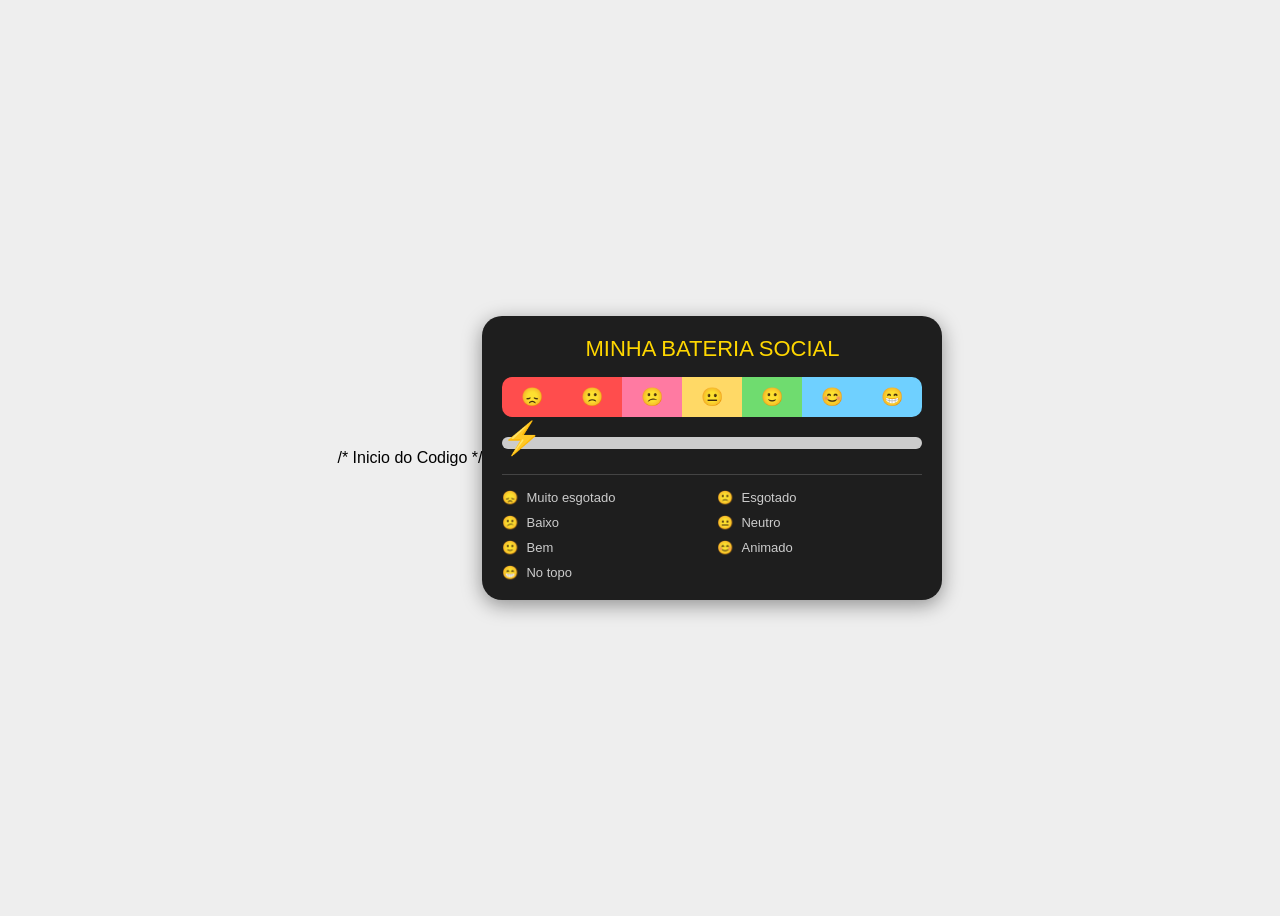
<file: index2.html>
/* Inicio do Codigo */

<!DOCTYPE html>
<html lang="pt-BR">
<head>
<meta charset="UTF-8">
<title>Bateria Social</title>

<style>
body {
    background: #eee;
    display: flex;
    justify-content: center;
    align-items: center;
    height: 100vh;
    font-family: Arial, sans-serif;
}

.broche {
    background: #1e1e1e;
    border-radius: 20px;
    padding: 20px;
    width: 420px;
    color: gold;
    box-shadow: 0 5px 20px rgba(0,0,0,0.4);
}

.titulo {
    text-align: center;
    font-size: 22px;
    margin-bottom: 15px;
}

/* BARRA */
.barra {
    position: relative;
    height: 40px;
    border-radius: 10px;
    display: flex;
    overflow: hidden;
    margin-bottom: 20px;
}

.segmento {
    flex: 1;
    display: flex;
    justify-content: center;
    align-items: center;
    font-size: 18px;
    position: relative;
}

.red { background: #ff4d4d; }
.pink { background: #ff7aa2; }
.yellow { background: #ffd966; }
.green { background: #6fdc6f; }
.blue { background: #6fd0ff; }

/* SLIDER */
.slider {
    position: relative;
    height: 12px;
    background: #ccc;
    border-radius: 6px;
}

.raio {
    position: absolute;
    top: -18px;
    left: 0;
    font-size: 32px;
    cursor: grab;
    transition: transform 0.15s ease;
}

.raio:active {
    cursor: grabbing;
    transform: scale(1.2);
}

/* BALÃO */
.tooltip {
    position: absolute;
    bottom: 55px;
    left: 0;
    transform: translateX(-50%) scale(0.8);
    background: #222;
    color: #fff;
    padding: 8px 12px;
    border-radius: 10px;
    font-size: 13px;
    opacity: 0;
    pointer-events: none;
    transition: 0.2s ease;
}

/* seta do balão */
.tooltip::after {
    content: "";
    position: absolute;
    bottom: -6px;
    left: 50%;
    transform: translateX(-50%);
    border-width: 6px;
    border-style: solid;
    border-color: #222 transparent transparent transparent;
}

.tooltip.show {
    opacity: 1;
    transform: translateX(-50%) scale(1);
}

/* LEGENDA */
.legenda {
    margin-top: 25px;
    display: grid;
    grid-template-columns: repeat(2, 1fr);
    gap: 10px;
    border-top: 1px solid #444;
    padding-top: 15px;
    font-size: 13px;
    color: #ccc;
}

.legenda-item {
    display: flex;
    align-items: center;
    gap: 8px;
}
</style>
</head>

<body>

<div class="broche">
    <div class="titulo">MINHA BATERIA SOCIAL</div>

    <div class="barra" id="barra">
        <div class="segmento red">😞</div>
        <div class="segmento red">🙁</div>
        <div class="segmento pink">😕</div>
        <div class="segmento yellow">😐</div>
        <div class="segmento green">🙂</div>
        <div class="segmento blue">😊</div>
        <div class="segmento blue">😁</div>
    </div>

    <div class="slider" id="slider">
        <div class="raio" id="raio">⚡</div>
        <div class="tooltip" id="tooltip"></div>
    </div>

    <div class="legenda">
        <div class="legenda-item"><span>😞</span> Muito esgotado</div>
        <div class="legenda-item"><span>🙁</span> Esgotado</div>
        <div class="legenda-item"><span>😕</span> Baixo</div>
        <div class="legenda-item"><span>😐</span> Neutro</div>
        <div class="legenda-item"><span>🙂</span> Bem</div>
        <div class="legenda-item"><span>😊</span> Animado</div>
        <div class="legenda-item"><span>😁</span> No topo</div>
    </div>
</div>

<script>
const raio = document.getElementById("raio");
const slider = document.getElementById("slider");
const tooltip = document.getElementById("tooltip");

const estados = [
    "Muito esgotado 😞",
    "Esgotado 🙁",
    "Baixo 😕",
    "Neutro 😐",
    "Bem 🙂",
    "Animado 😊",
    "No topo 😁"
];

let dragging = false;

/* FUNÇÃO PARA ATUALIZAR */
function atualizar(posX) {
    const rect = slider.getBoundingClientRect();
    let x = posX - rect.left;

    if (x < 0) x = 0;
    if (x > rect.width) x = rect.width;

    raio.style.left = x + "px";

    // calcular índice
    let index = Math.floor((x / rect.width) * estados.length);
    if (index >= estados.length) index = estados.length - 1;

    // atualizar tooltip
    tooltip.innerText = estados[index];
    tooltip.style.left = x + "px";
    tooltip.classList.add("show");
}

/* MOUSE */
raio.addEventListener("mousedown", () => dragging = true);
document.addEventListener("mouseup", () => {
    dragging = false;
    tooltip.classList.remove("show");
});
document.addEventListener("mousemove", (e) => {
    if (dragging) atualizar(e.clientX);
});

/* TOUCH (CELULAR) */
raio.addEventListener("touchstart", () => dragging = true);

document.addEventListener("touchend", () => {
    dragging = false;
    tooltip.classList.remove("show");
});

document.addEventListener("touchmove", (e) => {
    if (dragging) {
        atualizar(e.touches[0].clientX);
    }
});
</script>

</body>
</html>
</file>
